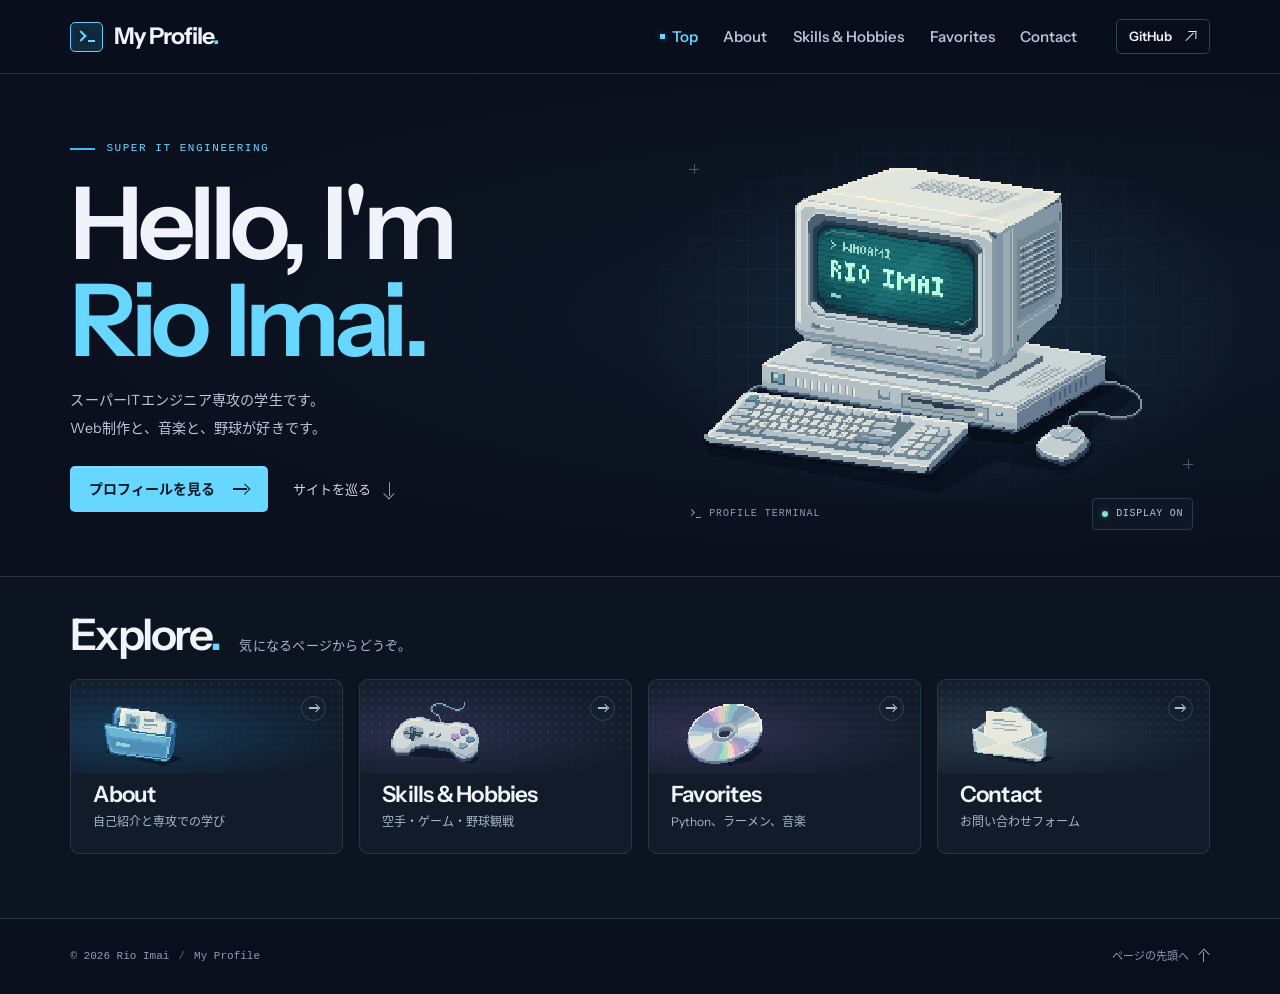
<file: index.html>
<!DOCTYPE html>
<html lang="ja">
<head>
    <meta charset="utf-8">
    <meta name="viewport" content="width=device-width, initial-scale=1">
    <meta name="color-scheme" content="dark">
    <meta name="theme-color" content="#0a0f1d">
    <meta name="description" content="スーパーITエンジニア専攻の学生 Rio Imai の自己紹介サイト。Web制作の学びや趣味、好きなものを紹介します。">
    <title>Rio Imai | My Profile</title>
    <link rel="icon" type="image/png" href="[data-uri]">
    <link rel="stylesheet" href="css/fonts.css">
    <link rel="stylesheet" href="css/styles.css">
    <script src="js/artwork.js" defer></script>
    <script src="js/scripts.js"></script>
</head>
<body id="top" data-page="index">
<a class="skip-link" href="#main">本文へ移動</a>
<header class="masthead">
    <div class="wrap header-inner">
        <a class="brand" href="index.html" lang="en" aria-label="My Profile トップ">
            <span class="terminal-mark" aria-hidden="true"><i></i><b></b></span><span>My Profile<span class="brand-period">.</span></span>
        </a>
        <button class="menu-toggle" type="button" aria-controls="main-nav" aria-expanded="false" aria-label="メニューを開く" hidden>
            <span class="burger" aria-hidden="true"></span>
        </button>
        <nav id="main-nav" class="main-nav" aria-label="メインナビゲーション">
            <a href="index.html" aria-current="page" lang="en">Top</a>
            <a href="about.html" lang="en">About</a>
            <a href="skills.html" lang="en">Skills &amp; Hobbies</a>
            <a href="favorites.html" lang="en">Favorites</a>
            <a href="contact.html" lang="en">Contact</a>
        </nav>
        <a class="github-link" href="https://github.com/101Rio" lang="en">
            GitHub <i class="arrow arrow-up-right" aria-hidden="true"></i>
        </a>
    </div>
</header>
<main id="main" tabindex="-1">
    <section class="hero" aria-labelledby="home-title">
        <div class="wrap hero-layout">
            <div class="hero-copy">
                <p class="eyebrow" lang="en">Super IT Engineering</p>
                <h1 class="hero-title" id="home-title" lang="en" aria-label="Hello, I'm Rio Imai.">
                    <span class="title-line greeting" aria-hidden="true"><span class="type-ink" data-typing>Hello, I'm</span></span>
                    <span class="title-line name" aria-hidden="true"><span class="type-ink" data-typing>Rio Imai.</span></span>
                </h1>
                <p class="hero-lead">スーパーITエンジニア専攻の学生です。<br>Web制作と、音楽と、野球が好きです。</p>
                <div class="hero-actions">
                    <a class="button button-primary" href="about.html">プロフィールを見る <i class="arrow arrow-right" aria-hidden="true"></i></a>
                    <a class="quiet-link" href="#explore">サイトを巡る <i class="arrow arrow-down" aria-hidden="true"></i></a>
                </div>
            </div>
            <figure class="terminal-figure">
                <div class="terminal-stage">
                    <span class="register register-a" aria-hidden="true"></span>
                    <span class="register register-b" aria-hidden="true"></span>
                    <canvas class="hero-art" data-art="terminal" width="312" height="212" role="img" aria-label="画面に RIO IMAI と表示された、キーボードとマウス付きのレトロPC">自己紹介を映すレトロPCのピクセルアート。</canvas>
                    <noscript><div class="terminal-fallback"><span>&gt; whoami</span><strong lang="en">Rio Imai</strong></div></noscript>
                </div>
                <figcaption class="terminal-caption">
                    <span lang="en"><i class="prompt-icon" aria-hidden="true"></i>Profile terminal</span>
                    <button class="power-toggle" type="button" aria-label="ディスプレイの電源" aria-pressed="true" hidden>
                        <i class="power-light" aria-hidden="true"></i><span class="power-text" lang="en">Display on</span>
                    </button>
                </figcaption>
            </figure>
        </div>
    </section>
    <section class="directory" id="explore" aria-labelledby="explore-title">
        <div class="wrap">
            <div class="directory-heading">
                <h2 id="explore-title" lang="en">Explore<span class="period">.</span></h2>
                <p>気になるページからどうぞ。</p>
            </div>
            <div class="directory-grid">
                <a class="directory-card card-profile" href="about.html">
                    <div class="directory-visual"><canvas data-art="profile" width="88" height="64" aria-hidden="true"></canvas><span class="card-arrow"><i class="arrow arrow-right" aria-hidden="true"></i></span></div>
                    <div class="directory-copy">
                        <h3 lang="en">About</h3>
                        <p>自己紹介と専攻での学び</p>
                    </div>
                </a>
                <a class="directory-card card-play" href="skills.html">
                    <div class="directory-visual"><canvas data-art="play" width="88" height="64" aria-hidden="true"></canvas><span class="card-arrow"><i class="arrow arrow-right" aria-hidden="true"></i></span></div>
                    <div class="directory-copy">
                        <h3 lang="en">Skills &amp; Hobbies</h3>
                        <p>空手・ゲーム・野球観戦</p>
                    </div>
                </a>
                <a class="directory-card card-disc" href="favorites.html">
                    <div class="directory-visual"><canvas data-art="disc" width="88" height="64" aria-hidden="true"></canvas><span class="card-arrow"><i class="arrow arrow-right" aria-hidden="true"></i></span></div>
                    <div class="directory-copy">
                        <h3 lang="en">Favorites</h3>
                        <p>Python、ラーメン、音楽</p>
                    </div>
                </a>
                <a class="directory-card card-mail" href="contact.html">
                    <div class="directory-visual"><canvas data-art="mail" width="88" height="64" aria-hidden="true"></canvas><span class="card-arrow"><i class="arrow arrow-right" aria-hidden="true"></i></span></div>
                    <div class="directory-copy">
                        <h3 lang="en">Contact</h3>
                        <p>お問い合わせフォーム</p>
                    </div>
                </a>
            </div>
        </div>
    </section>
</main>
<footer class="footer">
    <div class="wrap footer-inner">
        <span lang="en">© 2026 Rio Imai<span class="footer-divider" aria-hidden="true">/</span>My Profile</span>
        <a href="#top">ページの先頭へ <i class="arrow arrow-up" aria-hidden="true"></i></a>
    </div>
</footer>
</body>
</html>
</file>
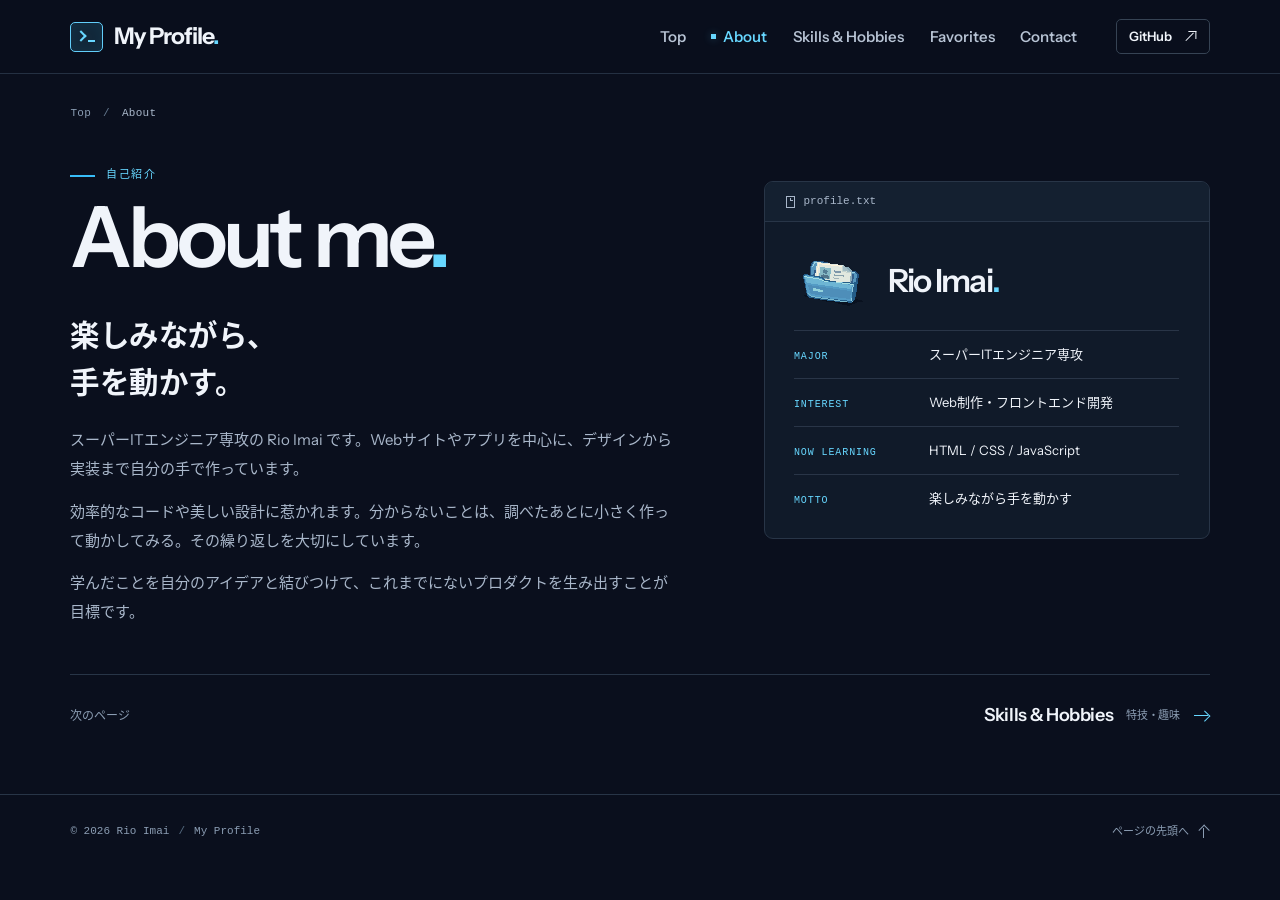
<file: about.html>
<!DOCTYPE html>
<html lang="ja">
<head>
    <meta charset="utf-8">
    <meta name="viewport" content="width=device-width, initial-scale=1">
    <meta name="color-scheme" content="dark">
    <meta name="theme-color" content="#0a0f1d">
    <meta name="description" content="スーパーITエンジニア専攻で学ぶ Rio Imai のプロフィールと、ものづくりで大切にしていること。">
    <title>About | Rio Imai</title>
    <link rel="icon" type="image/png" href="[data-uri]">
    <link rel="stylesheet" href="css/fonts.css">
    <link rel="stylesheet" href="css/styles.css">
    <script src="js/artwork.js" defer></script>
    <script src="js/scripts.js" defer></script>
</head>
<body id="top" data-page="about">
<a class="skip-link" href="#main">本文へ移動</a>
<header class="masthead">
    <div class="wrap header-inner">
        <a class="brand" href="index.html" lang="en" aria-label="My Profile トップ">
            <span class="terminal-mark" aria-hidden="true"><i></i><b></b></span><span>My Profile<span class="brand-period">.</span></span>
        </a>
        <button class="menu-toggle" type="button" aria-controls="main-nav" aria-expanded="false" aria-label="メニューを開く" hidden>
            <span class="burger" aria-hidden="true"></span>
        </button>
        <nav id="main-nav" class="main-nav" aria-label="メインナビゲーション">
            <a href="index.html" lang="en">Top</a>
            <a href="about.html" aria-current="page" lang="en">About</a>
            <a href="skills.html" lang="en">Skills &amp; Hobbies</a>
            <a href="favorites.html" lang="en">Favorites</a>
            <a href="contact.html" lang="en">Contact</a>
        </nav>
        <a class="github-link" href="https://github.com/101Rio" lang="en">
            GitHub <i class="arrow arrow-up-right" aria-hidden="true"></i>
        </a>
    </div>
</header>
<main id="main" tabindex="-1">
    <div class="wrap chapter">
        <nav class="breadcrumbs" aria-label="パンくずリスト">
            <a href="index.html" lang="en">Top</a><i aria-hidden="true">/</i><span aria-current="page" lang="en">About</span>
        </nav>
        <div class="about-layout">
            <section class="about-intro" aria-labelledby="about-title">
                <p class="eyebrow">自己紹介</p>
                <h1 class="chapter-title" id="about-title" lang="en">About me<span class="period">.</span></h1>
                <h2 class="japanese-title">楽しみながら、<br>手を動かす。</h2>
                <div class="reading">
                    <p>スーパーITエンジニア専攻の Rio Imai です。Webサイトやアプリを中心に、デザインから実装まで自分の手で作っています。</p>
                    <p>効率的なコードや美しい設計に惹かれます。分からないことは、調べたあとに小さく作って動かしてみる。その繰り返しを大切にしています。</p>
                    <p>学んだことを自分のアイデアと結びつけて、これまでにないプロダクトを生み出すことが目標です。</p>
                </div>
            </section>
            <aside class="profile-sheet" aria-labelledby="sheet-name">
                <div class="file-bar"><i class="file-icon" aria-hidden="true"></i><span lang="en">profile.txt</span></div>
                <div class="sheet-body">
                    <div class="sheet-identity"><canvas data-art="profile" width="88" height="64" aria-hidden="true"></canvas><h2 lang="en" id="sheet-name">Rio Imai<span class="period">.</span></h2></div>
                    <dl class="facts">
                        <div><dt lang="en">Major</dt><dd>スーパーITエンジニア専攻</dd></div>
                        <div><dt lang="en">Interest</dt><dd>Web制作・フロントエンド開発</dd></div>
                        <div><dt lang="en">Now learning</dt><dd lang="en">HTML / CSS / JavaScript</dd></div>
                        <div><dt lang="en">Motto</dt><dd>楽しみながら手を動かす</dd></div>
                    </dl>
                </div>
            </aside>
        </div>
        <div class="chapter-next">
            <span>次のページ</span>
            <a href="skills.html"><span lang="en">Skills &amp; Hobbies</span><small>特技・趣味</small><i class="arrow arrow-right" aria-hidden="true"></i></a>
        </div>
    </div>
</main>
<footer class="footer">
    <div class="wrap footer-inner">
        <span lang="en">© 2026 Rio Imai<span class="footer-divider" aria-hidden="true">/</span>My Profile</span>
        <a href="#top">ページの先頭へ <i class="arrow arrow-up" aria-hidden="true"></i></a>
    </div>
</footer>
</body>
</html>
</file>
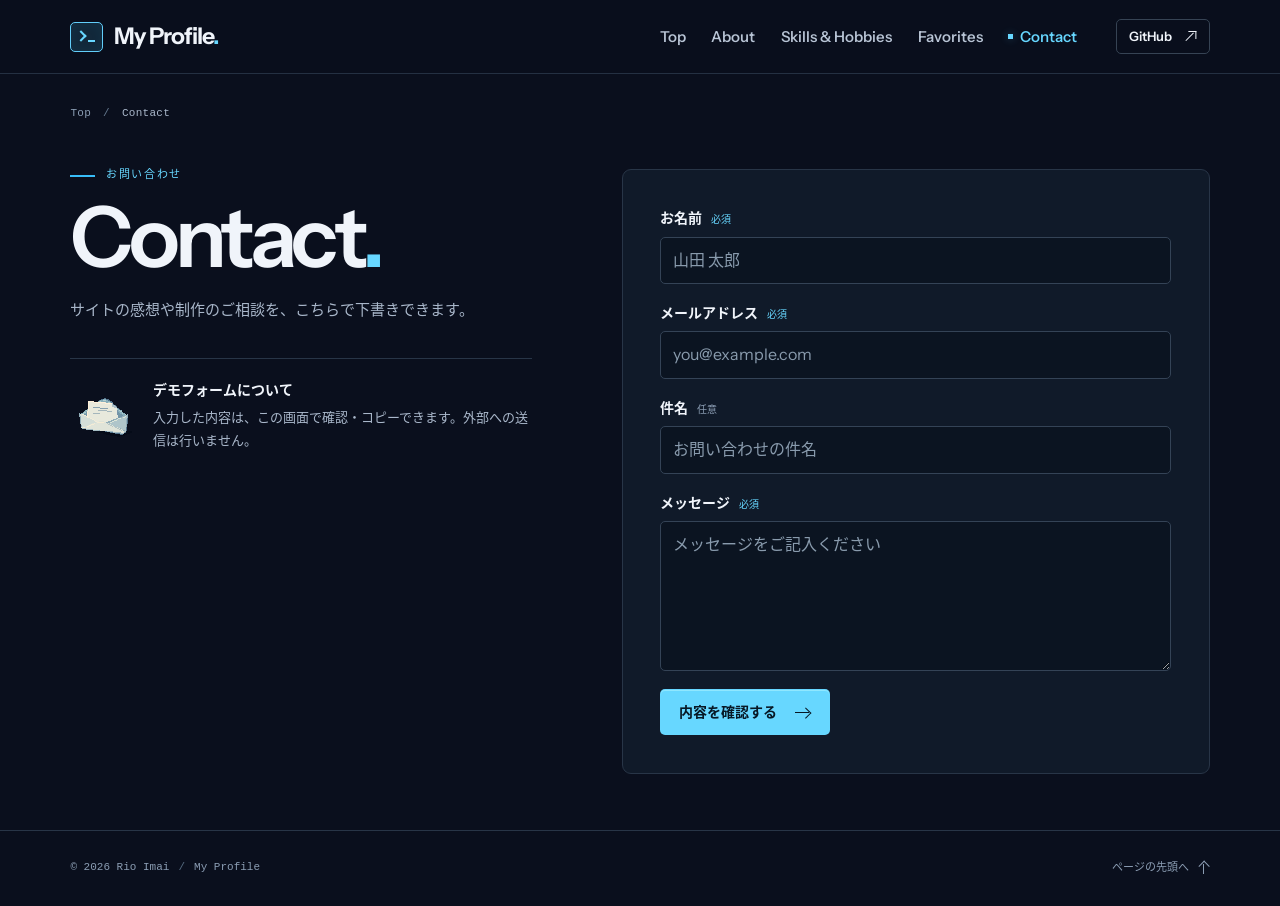
<file: contact.html>
<!DOCTYPE html>
<html lang="ja">
<head>
    <meta charset="utf-8">
    <meta name="viewport" content="width=device-width, initial-scale=1">
    <meta name="color-scheme" content="dark">
    <meta name="theme-color" content="#0a0f1d">
    <meta name="description" content="メッセージの下書きと入力内容の確認ができる、Rio Imai のデモフォーム。">
    <title>Contact | Rio Imai</title>
    <link rel="icon" type="image/png" href="[data-uri]">
    <link rel="stylesheet" href="css/fonts.css">
    <link rel="stylesheet" href="css/styles.css">
    <script src="js/artwork.js" defer></script>
    <script src="js/scripts.js" defer></script>
</head>
<body id="top" data-page="contact">
<a class="skip-link" href="#main">本文へ移動</a>
<header class="masthead">
    <div class="wrap header-inner">
        <a class="brand" href="index.html" lang="en" aria-label="My Profile トップ">
            <span class="terminal-mark" aria-hidden="true"><i></i><b></b></span><span>My Profile<span class="brand-period">.</span></span>
        </a>
        <button class="menu-toggle" type="button" aria-controls="main-nav" aria-expanded="false" aria-label="メニューを開く" hidden>
            <span class="burger" aria-hidden="true"></span>
        </button>
        <nav id="main-nav" class="main-nav" aria-label="メインナビゲーション">
            <a href="index.html" lang="en">Top</a>
            <a href="about.html" lang="en">About</a>
            <a href="skills.html" lang="en">Skills &amp; Hobbies</a>
            <a href="favorites.html" lang="en">Favorites</a>
            <a href="contact.html" aria-current="page" lang="en">Contact</a>
        </nav>
        <a class="github-link" href="https://github.com/101Rio" lang="en">
            GitHub <i class="arrow arrow-up-right" aria-hidden="true"></i>
        </a>
    </div>
</header>
<main id="main" tabindex="-1">
    <div class="wrap chapter">
        <nav class="breadcrumbs" aria-label="パンくずリスト">
            <a href="index.html" lang="en">Top</a><i aria-hidden="true">/</i><span aria-current="page" lang="en">Contact</span>
        </nav>
        <div class="contact-layout">
            <div class="contact-intro">
                <div class="chapter-heading">
            <p class="eyebrow">お問い合わせ</p>
            <h1 class="chapter-title" lang="en">Contact<span class="period">.</span></h1>
            <p class="chapter-lead">サイトの感想や制作のご相談を、こちらで下書きできます。</p>
        </div>
                <div class="contact-note">
                    <canvas data-art="mail" width="88" height="64" aria-hidden="true"></canvas>
                    <div><h2>デモフォームについて</h2><p>入力した内容は、この画面で確認・コピーできます。外部への送信は行いません。</p></div>
                </div>
            </div>
            <section class="form-panel" id="contact-cta" aria-label="メッセージの下書き">
                <form id="contact-form">
                    <fieldset id="draft-fields" disabled>
                        <legend class="sr-only">お問い合わせ内容</legend>
                        <div class="form-group"><label for="name">お名前 <small>必須</small></label><input name="name" id="name" type="text" autocomplete="name" placeholder="山田 太郎" required></div>
                        <div class="form-group"><label for="email">メールアドレス <small>必須</small></label><input name="email" id="email" type="email" autocomplete="email" placeholder="you@example.com" required></div>
                        <div class="form-group"><label for="subject">件名 <small class="optional">任意</small></label><input name="subject" id="subject" type="text" placeholder="お問い合わせの件名"></div>
                        <div class="form-group"><label for="message">メッセージ <small>必須</small></label><textarea name="message" id="message" rows="5" placeholder="メッセージをご記入ください" required></textarea></div>
                        <button type="submit" class="button button-primary">内容を確認する <i class="arrow arrow-right" aria-hidden="true"></i></button>
                    </fieldset>
                    <noscript><p>フォームを利用するには JavaScript を有効にしてください。</p></noscript>
                </form>
                <div class="draft-preview" id="draft-preview" hidden>
                    <p class="item-label" lang="en">Preview</p>
                    <h2 tabindex="-1" id="preview-title">入力内容の確認</h2>
                    <dl>
                        <div><dt>お名前</dt><dd data-field="name"></dd></div>
                        <div><dt>メールアドレス</dt><dd data-field="email"></dd></div>
                        <div><dt>件名</dt><dd data-field="subject"></dd></div>
                        <div><dt>メッセージ</dt><dd data-field="message"></dd></div>
                    </dl>
                    <div class="form-actions"><button type="button" class="button button-primary" id="copy-draft">内容をコピー</button><button type="button" class="quiet-link" id="edit-draft">入力に戻る</button></div>
                    <p class="copy-status" role="status"></p>
                </div>
            </section>
        </div>
    </div>
</main>
<footer class="footer">
    <div class="wrap footer-inner">
        <span lang="en">© 2026 Rio Imai<span class="footer-divider" aria-hidden="true">/</span>My Profile</span>
        <a href="#top">ページの先頭へ <i class="arrow arrow-up" aria-hidden="true"></i></a>
    </div>
</footer>
</body>
</html>
</file>
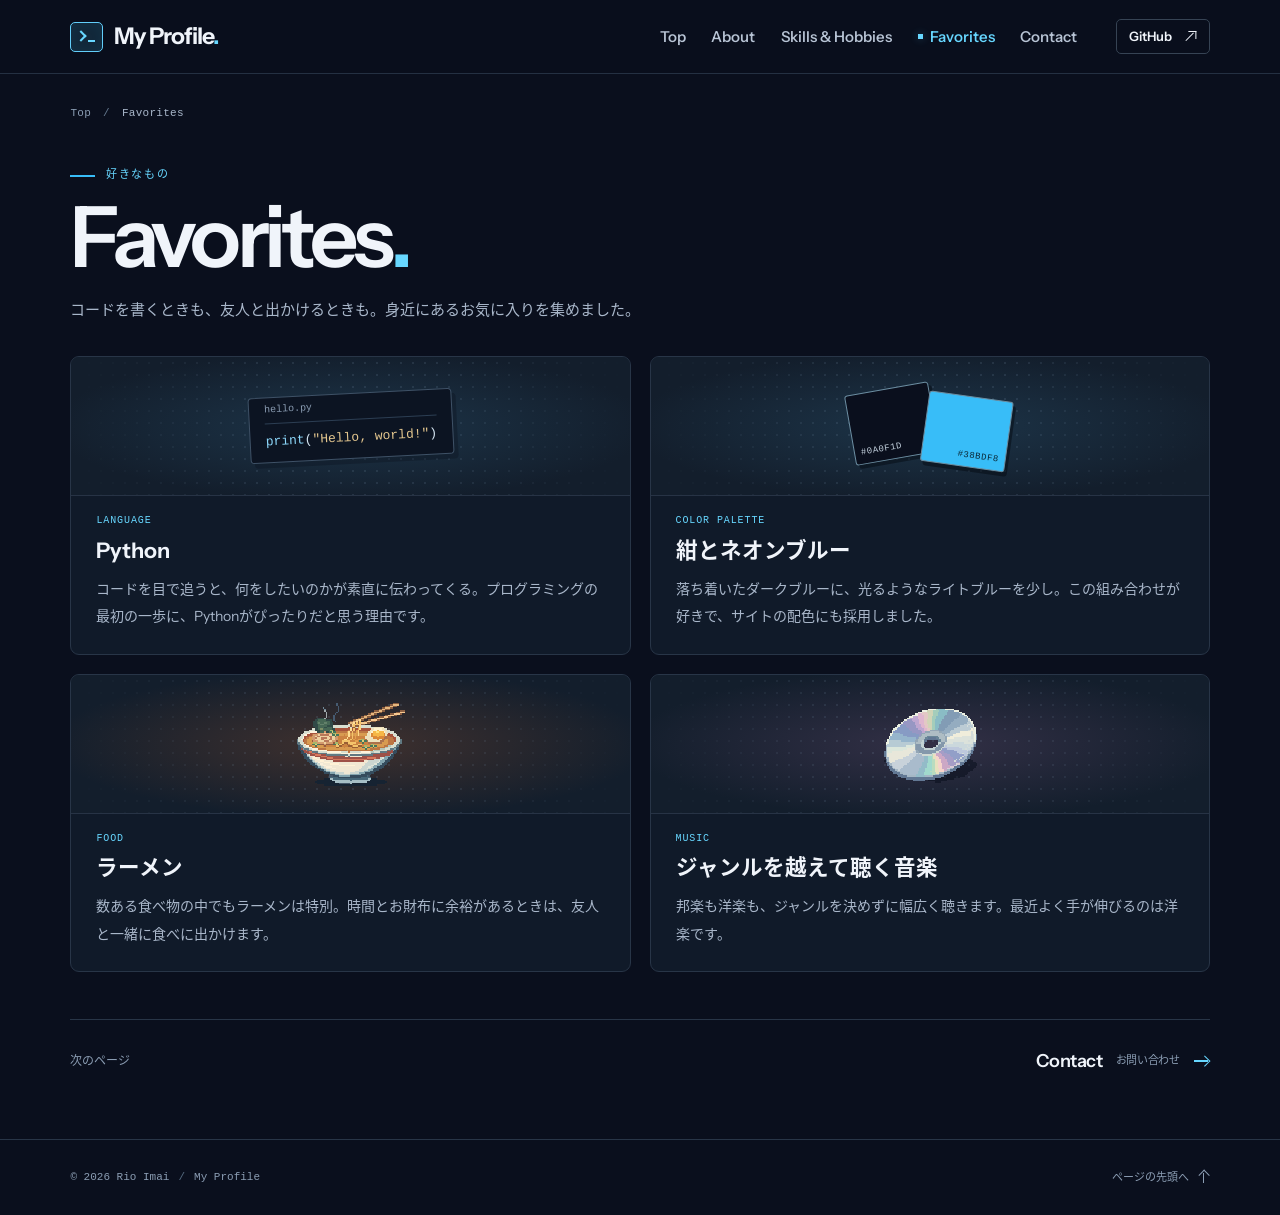
<file: favorites.html>
<!DOCTYPE html>
<html lang="ja">
<head>
    <meta charset="utf-8">
    <meta name="viewport" content="width=device-width, initial-scale=1">
    <meta name="color-scheme" content="dark">
    <meta name="theme-color" content="#0a0f1d">
    <meta name="description" content="Python、好きな配色、ラーメン、音楽。Rio Imai のお気に入りを紹介します。">
    <title>Favorites | Rio Imai</title>
    <link rel="icon" type="image/png" href="[data-uri]">
    <link rel="stylesheet" href="css/fonts.css">
    <link rel="stylesheet" href="css/styles.css">
    <script src="js/artwork.js" defer></script>
    <script src="js/chapter-art.js" defer></script>
    <script src="js/scripts.js" defer></script>
</head>
<body id="top" data-page="favorites">
<a class="skip-link" href="#main">本文へ移動</a>
<header class="masthead">
    <div class="wrap header-inner">
        <a class="brand" href="index.html" lang="en" aria-label="My Profile トップ">
            <span class="terminal-mark" aria-hidden="true"><i></i><b></b></span><span>My Profile<span class="brand-period">.</span></span>
        </a>
        <button class="menu-toggle" type="button" aria-controls="main-nav" aria-expanded="false" aria-label="メニューを開く" hidden>
            <span class="burger" aria-hidden="true"></span>
        </button>
        <nav id="main-nav" class="main-nav" aria-label="メインナビゲーション">
            <a href="index.html" lang="en">Top</a>
            <a href="about.html" lang="en">About</a>
            <a href="skills.html" lang="en">Skills &amp; Hobbies</a>
            <a href="favorites.html" aria-current="page" lang="en">Favorites</a>
            <a href="contact.html" lang="en">Contact</a>
        </nav>
        <a class="github-link" href="https://github.com/101Rio" lang="en">
            GitHub <i class="arrow arrow-up-right" aria-hidden="true"></i>
        </a>
    </div>
</header>
<main id="main" tabindex="-1">
    <div class="wrap chapter">
        <nav class="breadcrumbs" aria-label="パンくずリスト">
            <a href="index.html" lang="en">Top</a><i aria-hidden="true">/</i><span aria-current="page" lang="en">Favorites</span>
        </nav>
        <div class="chapter-heading">
            <p class="eyebrow">好きなもの</p>
            <h1 class="chapter-title" lang="en">Favorites<span class="period">.</span></h1>
            <p class="chapter-lead">コードを書くときも、友人と出かけるときも。身近にあるお気に入りを集めました。</p>
        </div>
        <div class="favorites-grid">
            <article class="favorite favorite-python">
                <div class="favorite-visual code-visual" aria-hidden="true">
                    <div class="sample-window">
                        <span class="sample-file">hello.py</span>
                        <code><b>print</b>(<em>"Hello, world!"</em>)</code>
                    </div>
                </div>
                <div class="favorite-copy"><p class="item-label" lang="en">Language</p><h2 lang="en">Python</h2><p>コードを目で追うと、何をしたいのかが素直に伝わってくる。プログラミングの最初の一歩に、Pythonがぴったりだと思う理由です。</p></div>
            </article>
            <article class="favorite favorite-color">
                <div class="favorite-visual swatch-visual" aria-hidden="true">
                    <div class="swatch swatch-dark"><span>#0A0F1D</span></div><div class="swatch swatch-cyan"><span>#38BDF8</span></div>
                </div>
                <div class="favorite-copy"><p class="item-label" lang="en">Color palette</p><h2>紺とネオンブルー</h2><p>落ち着いたダークブルーに、光るようなライトブルーを少し。この組み合わせが好きで、サイトの配色にも採用しました。</p></div>
            </article>
            <article class="favorite favorite-ramen">
                <div class="favorite-visual"><canvas data-art="ramen" width="88" height="64" aria-hidden="true"></canvas></div>
                <div class="favorite-copy"><p class="item-label" lang="en">Food</p><h2>ラーメン</h2><p>数ある食べ物の中でもラーメンは特別。時間とお財布に余裕があるときは、友人と一緒に食べに出かけます。</p></div>
            </article>
            <article class="favorite favorite-disc">
                <div class="favorite-visual"><canvas data-art="disc" width="88" height="64" aria-hidden="true"></canvas></div>
                <div class="favorite-copy"><p class="item-label" lang="en">Music</p><h2>ジャンルを越えて聴く音楽</h2><p>邦楽も洋楽も、ジャンルを決めずに幅広く聴きます。最近よく手が伸びるのは洋楽です。</p></div>
            </article>
        </div>
        <div class="chapter-next">
            <span>次のページ</span>
            <a href="contact.html"><span lang="en">Contact</span><small>お問い合わせ</small><i class="arrow arrow-right" aria-hidden="true"></i></a>
        </div>
    </div>
</main>
<footer class="footer">
    <div class="wrap footer-inner">
        <span lang="en">© 2026 Rio Imai<span class="footer-divider" aria-hidden="true">/</span>My Profile</span>
        <a href="#top">ページの先頭へ <i class="arrow arrow-up" aria-hidden="true"></i></a>
    </div>
</footer>
</body>
</html>
</file>
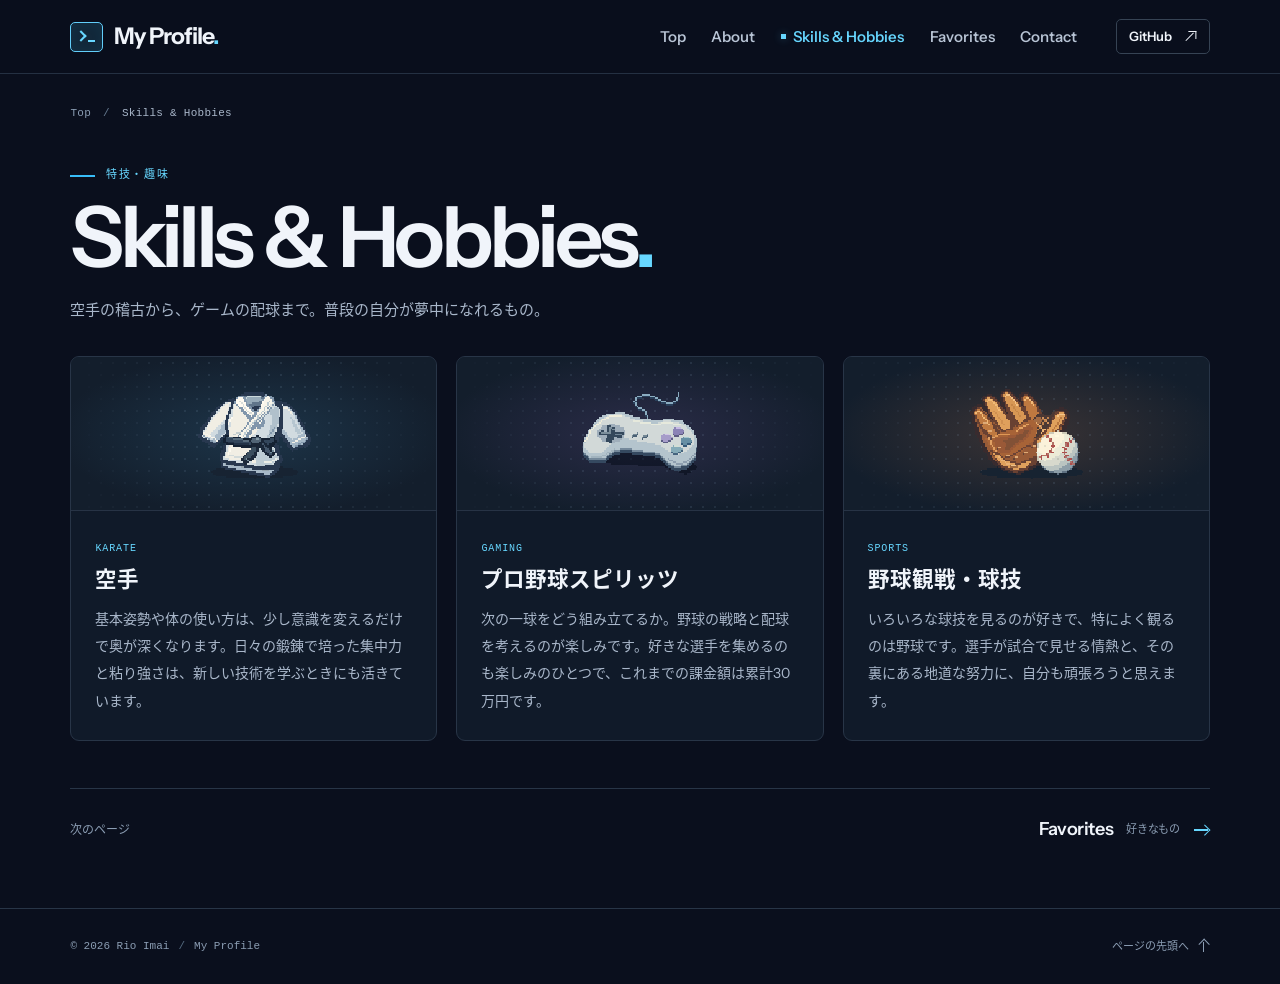
<file: skills.html>
<!DOCTYPE html>
<html lang="ja">
<head>
    <meta charset="utf-8">
    <meta name="viewport" content="width=device-width, initial-scale=1">
    <meta name="color-scheme" content="dark">
    <meta name="theme-color" content="#0a0f1d">
    <meta name="description" content="空手、プロ野球スピリッツ、野球観戦。Rio Imai の特技と趣味を紹介します。">
    <title>Skills &amp; Hobbies | Rio Imai</title>
    <link rel="icon" type="image/png" href="[data-uri]">
    <link rel="stylesheet" href="css/fonts.css">
    <link rel="stylesheet" href="css/styles.css">
    <script src="js/artwork.js" defer></script>
    <script src="js/chapter-art.js" defer></script>
    <script src="js/scripts.js" defer></script>
</head>
<body id="top" data-page="skills">
<a class="skip-link" href="#main">本文へ移動</a>
<header class="masthead">
    <div class="wrap header-inner">
        <a class="brand" href="index.html" lang="en" aria-label="My Profile トップ">
            <span class="terminal-mark" aria-hidden="true"><i></i><b></b></span><span>My Profile<span class="brand-period">.</span></span>
        </a>
        <button class="menu-toggle" type="button" aria-controls="main-nav" aria-expanded="false" aria-label="メニューを開く" hidden>
            <span class="burger" aria-hidden="true"></span>
        </button>
        <nav id="main-nav" class="main-nav" aria-label="メインナビゲーション">
            <a href="index.html" lang="en">Top</a>
            <a href="about.html" lang="en">About</a>
            <a href="skills.html" aria-current="page" lang="en">Skills &amp; Hobbies</a>
            <a href="favorites.html" lang="en">Favorites</a>
            <a href="contact.html" lang="en">Contact</a>
        </nav>
        <a class="github-link" href="https://github.com/101Rio" lang="en">
            GitHub <i class="arrow arrow-up-right" aria-hidden="true"></i>
        </a>
    </div>
</header>
<main id="main" tabindex="-1">
    <div class="wrap chapter">
        <nav class="breadcrumbs" aria-label="パンくずリスト">
            <a href="index.html" lang="en">Top</a><i aria-hidden="true">/</i><span aria-current="page" lang="en">Skills &amp; Hobbies</span>
        </nav>
        <div class="chapter-heading">
            <p class="eyebrow">特技・趣味</p>
            <h1 class="chapter-title" lang="en">Skills &amp; Hobbies<span class="period">.</span></h1>
            <p class="chapter-lead">空手の稽古から、ゲームの配球まで。普段の自分が夢中になれるもの。</p>
        </div>
        <div class="hobby-list">
            <article class="hobby hobby-karate">
                <div class="hobby-visual"><canvas data-art="karate" width="88" height="64" aria-hidden="true"></canvas></div>
                <div class="hobby-copy">
                    <span class="item-label" lang="en">Karate</span>
                    <h2>空手</h2><p>基本姿勢や体の使い方は、少し意識を変えるだけで奥が深くなります。日々の鍛錬で培った集中力と粘り強さは、新しい技術を学ぶときにも活きています。</p>
                </div>
            </article>
            <article class="hobby hobby-play">
                <div class="hobby-visual"><canvas data-art="play" width="88" height="64" aria-hidden="true"></canvas></div>
                <div class="hobby-copy">
                    <span class="item-label" lang="en">Gaming</span>
                    <h2>プロ野球スピリッツ</h2><p>次の一球をどう組み立てるか。野球の戦略と配球を考えるのが楽しみです。好きな選手を集めるのも楽しみのひとつで、これまでの課金額は累計30万円です。</p>
                </div>
            </article>
            <article class="hobby hobby-baseball">
                <div class="hobby-visual"><canvas data-art="baseball" width="88" height="64" aria-hidden="true"></canvas></div>
                <div class="hobby-copy">
                    <span class="item-label" lang="en">Sports</span>
                    <h2>野球観戦・球技</h2><p>いろいろな球技を見るのが好きで、特によく観るのは野球です。選手が試合で見せる情熱と、その裏にある地道な努力に、自分も頑張ろうと思えます。</p>
                </div>
            </article>
        </div>
        <div class="chapter-next">
            <span>次のページ</span>
            <a href="favorites.html"><span lang="en">Favorites</span><small>好きなもの</small><i class="arrow arrow-right" aria-hidden="true"></i></a>
        </div>
    </div>
</main>
<footer class="footer">
    <div class="wrap footer-inner">
        <span lang="en">© 2026 Rio Imai<span class="footer-divider" aria-hidden="true">/</span>My Profile</span>
        <a href="#top">ページの先頭へ <i class="arrow arrow-up" aria-hidden="true"></i></a>
    </div>
</footer>
</body>
</html>
</file>
<file: css/fonts.css>
/* Embedded typefaces: Instrument Sans and Noto Sans CJK JP.
Noto Sans CJK JP: © 2014–2021 Adobe; © 2010–2012 Google Corporation.
Copyright 2022 The Instrument Sans Project Authors (https://github.com/Instrument/instrument-sans)

This Font Software is licensed under the SIL Open Font License, Version 1.1.
This license is copied below, and is also available with a FAQ at:
https://scripts.sil.org/OFL


-----------------------------------------------------------
SIL OPEN FONT LICENSE Version 1.1 - 26 February 2007
-----------------------------------------------------------

PREAMBLE
The goals of the Open Font License (OFL) are to stimulate worldwide
development of collaborative font projects, to support the font creation
efforts of academic and linguistic communities, and to provide a free and
open framework in which fonts may be shared and improved in partnership
with others.

The OFL allows the licensed fonts to be used, studied, modified and
redistributed freely as long as they are not sold by themselves. The
fonts, including any derivative works, can be bundled, embedded, 
redistributed and/or sold with any software provided that any reserved
names are not used by derivative works. The fonts and derivatives,
however, cannot be released under any other type of license. The
requirement for fonts to remain under this license does not apply
to any document created using the fonts or their derivatives.

DEFINITIONS
"Font Software" refers to the set of files released by the Copyright
Holder(s) under this license and clearly marked as such. This may
include source files, build scripts and documentation.

"Reserved Font Name" refers to any names specified as such after the
copyright statement(s).

"Original Version" refers to the collection of Font Software components as
distributed by the Copyright Holder(s).

"Modified Version" refers to any derivative made by adding to, deleting,
or substituting -- in part or in whole -- any of the components of the
Original Version, by changing formats or by porting the Font Software to a
new environment.

"Author" refers to any designer, engineer, programmer, technical
writer or other person who contributed to the Font Software.

PERMISSION & CONDITIONS
Permission is hereby granted, free of charge, to any person obtaining
a copy of the Font Software, to use, study, copy, merge, embed, modify,
redistribute, and sell modified and unmodified copies of the Font
Software, subject to the following conditions:

1) Neither the Font Software nor any of its individual components,
in Original or Modified Versions, may be sold by itself.

2) Original or Modified Versions of the Font Software may be bundled,
redistributed and/or sold with any software, provided that each copy
contains the above copyright notice and this license. These can be
included either as stand-alone text files, human-readable headers or
in the appropriate machine-readable metadata fields within text or
binary files as long as those fields can be easily viewed by the user.

3) No Modified Version of the Font Software may use the Reserved Font
Name(s) unless explicit written permission is granted by the corresponding
Copyright Holder. This restriction only applies to the primary font name as
presented to the users.

4) The name(s) of the Copyright Holder(s) or the Author(s) of the Font
Software shall not be used to promote, endorse or advertise any
Modified Version, except to acknowledge the contribution(s) of the
Copyright Holder(s) and the Author(s) or with their explicit written
permission.

5) The Font Software, modified or unmodified, in part or in whole,
must be distributed entirely under this license, and must not be
distributed under any other license. The requirement for fonts to
remain under this license does not apply to any document created
using the Font Software.

TERMINATION
This license becomes null and void if any of the above conditions are
not met.

DISCLAIMER
THE FONT SOFTWARE IS PROVIDED "AS IS", WITHOUT WARRANTY OF ANY KIND,
EXPRESS OR IMPLIED, INCLUDING BUT NOT LIMITED TO ANY WARRANTIES OF
MERCHANTABILITY, FITNESS FOR A PARTICULAR PURPOSE AND NONINFRINGEMENT
OF COPYRIGHT, PATENT, TRADEMARK, OR OTHER RIGHT. IN NO EVENT SHALL THE
COPYRIGHT HOLDER BE LIABLE FOR ANY CLAIM, DAMAGES OR OTHER LIABILITY,
INCLUDING ANY GENERAL, SPECIAL, INDIRECT, INCIDENTAL, OR CONSEQUENTIAL
DAMAGES, WHETHER IN AN ACTION OF CONTRACT, TORT OR OTHERWISE, ARISING
FROM, OUT OF THE USE OR INABILITY TO USE THE FONT SOFTWARE OR FROM
OTHER DEALINGS IN THE FONT SOFTWARE.
*/

@font-face {
    font-family: "Profile Sans";
    font-style: normal;
    font-weight: 400 700;
    font-display: swap;
    unicode-range: U+0020-007E, U+00A9, U+2010-201F;
    src: url("[data-uri]") format("woff2");
}
@font-face {
    font-family: "Profile Japanese";
    font-style: normal;
    font-weight: 400;
    font-display: swap;
    unicode-range: U+2E80-9FFF, U+F900-FAFF, U+FF00-FFEF;
    src: url("[data-uri]") format("woff2");
}
@font-face {
    font-family: "Profile Japanese";
    font-style: normal;
    font-weight: 700;
    font-display: swap;
    unicode-range: U+2E80-9FFF, U+F900-FAFF, U+FF00-FFEF;
    src: url("[data-uri]") format("woff2");
}
</file>
<file: css/styles.css>
/* 色と文字 */
:root {
    color-scheme: dark;
    --navy: #0a0f1d;
    --surface: #101a29;
    --surface-high: #172537;
    --ink: #f0f4fa;
    --muted: #a9b7ca;
    --faint: #8b9db3;
    --line: #283547;
    --accent: #67d7ff;
    --neon: #38bdf8;
    --gutter: clamp(24px, 5.5vw, 86px);
    --wrap: 1232px;
    --sans: "Profile Sans", "Hiragino Sans", "Yu Gothic", Meiryo, "Profile Japanese", sans-serif;
    --mono: "SFMono-Regular", Consolas, "Liberation Mono", monospace;
}

*, *::before, *::after {
    box-sizing: border-box;
}

html {
    scroll-behavior: smooth;
    scroll-padding-top: 94px;
}

body {
    margin: 0;
    color: var(--ink);
    background: var(--navy);
    font-family: var(--sans);
    font-size: 16px;
    line-height: 1.6;
    -webkit-font-smoothing: antialiased;
}

h1, h2, h3, p, figure, dl, dd {
    margin: 0;
}

a {
    color: inherit;
    text-decoration: none;
}

button, input, textarea {
    font: inherit;
}

button {
    color: inherit;
    cursor: pointer;
}

canvas {
    display: block;
    image-rendering: pixelated;
}

button, a {
    -webkit-tap-highlight-color: rgba(103, 215, 255, .18);
}

[hidden] {
    display: none !important;
}

:focus-visible {
    outline: 2px solid var(--accent);
    outline-offset: 5px;
}

#main:focus:not(:focus-visible) {
    outline: none;
}

::selection {
    color: #06111b;
    background: #78d9f6;
}

.wrap {
    width: min(var(--wrap), calc(100% - var(--gutter) - var(--gutter)));
    margin-inline: auto;
}

.period, .brand-period {
    color: var(--accent);
}

.sr-only, .skip-link:not(:focus) {
    position: absolute;
    width: 1px;
    height: 1px;
    padding: 0;
    overflow: hidden;
    clip-path: inset(50%);
    white-space: nowrap;
}

.skip-link:focus {
    position: fixed;
    z-index: 20;
    top: 8px;
    left: 12px;
    padding: 8px 16px;
    color: var(--navy);
    background: var(--accent);
}

/* ヘッダー */
.masthead {
    position: sticky;
    z-index: 5;
    top: 0;
    border-bottom: 1px solid #243042;
    background: rgba(10, 15, 29, .95);
}

@supports (backdrop-filter: blur(12px)) {
    .masthead {
        background: rgba(10, 15, 29, .89);
        backdrop-filter: blur(14px);
    }
}

.header-inner {
    min-height: 73px;
    display: flex;
    align-items: center;
    gap: clamp(23px, 3vw, 47px);
}

.brand {
    display: inline-flex;
    align-items: center;
    gap: 11px;
    margin-right: auto;
    font-size: 23px;
    font-weight: 670;
    letter-spacing: -.044em;
    word-spacing: .035em;
    line-height: 1;
    white-space: nowrap;
}

.terminal-mark {
    position: relative;
    flex: none;
    width: 33px;
    height: 30px;
    border: 1.5px solid #62cefa;
    border-radius: 5px;
    color: var(--accent);
    background: #12283a;
    box-shadow: inset 0 0 13px rgba(58, 184, 243, .06);
}

.terminal-mark i {
    position: absolute;
    width: 8px;
    height: 8px;
    border-top: 2px solid currentColor;
    border-right: 2px solid currentColor;
    transform: rotate(45deg);
    top: 9px;
    left: 6px;
}

.terminal-mark b {
    position: absolute;
    top: 17px;
    left: 17px;
    width: 7px;
    height: 2px;
    background: currentColor;
}

.main-nav {
    display: flex;
    align-items: center;
    gap: clamp(17px, 2vw, 32px);
}

.main-nav a {
    display: inline-flex;
    align-items: center;
    min-height: 44px;
    color: #b8c4d5;
    font-size: 15px;
    font-weight: 550;
    white-space: nowrap;
    transition: color .18s ease;
}

.main-nav a:hover, .main-nav a[aria-current] {
    color: var(--accent);
}

.main-nav a[aria-current]::before {
    content: "";
    width: 5px;
    height: 5px;
    margin-right: 7px;
    background: var(--accent);
    box-shadow: 0 0 8px #65d6ff55;
}

.github-link {
    min-height: 35px;
    display: inline-flex;
    align-items: center;
    gap: 11px;
    padding: 5px 12px;
    border: 1px solid #364354;
    border-radius: 5px;
    font-size: 13px;
    font-weight: 600;
    transition: background .18s ease, border-color .18s ease;
}

.github-link:hover {
    background: #152435;
    border-color: var(--accent);
}

.menu-toggle {
    display: none;
}

/* フォントに依存しない矢印 */
.arrow {
    position: relative;
    display: inline-block;
    flex: none;
    width: 17px;
    height: 13px;
    color: inherit;
}

.arrow::before, .arrow::after {
    position: absolute;
    content: "";
}

.arrow::before {
    top: calc(50% - .75px);
    left: 1px;
    right: 2px;
    height: 1.5px;
    background: currentColor;
}

.arrow::after {
    top: calc(50% - 3.75px);
    right: 1px;
    width: 7.5px;
    height: 7.5px;
    border-top: 1.5px solid;
    border-right: 1.5px solid;
    transform: rotate(45deg);
}

.arrow-up-right {
    width: 14px;
    transform: rotate(-45deg);
}

.arrow-up {
    transform: rotate(-90deg);
}

.arrow-down {
    transform: rotate(90deg);
}

.eyebrow, .item-label, .terminal-caption, .file-bar, .breadcrumbs {
    font-family: var(--mono), "Profile Japanese", sans-serif;
    font-size: 11px;
    font-weight: 500;
    line-height: 1.55;
}

.eyebrow {
    display: flex;
    align-items: center;
    gap: 11px;
    color: var(--accent);
    letter-spacing: .14em;
    text-transform: uppercase;
}

.eyebrow::before {
    content: "";
    height: 2px;
    width: 25px;
    background: var(--neon);
}

/* トップの自己紹介とPC */
.hero {
    background: radial-gradient(ellipse at 75% 48%, #101c2d 0%, #0c1321 42%, var(--navy) 76%);
}

.hero-layout {
    display: grid;
    grid-template-columns: minmax(0, 1fr) minmax(0, 1fr);
    align-items: center;
    gap: clamp(28px, 3.4vw, 59px);
    padding-block: clamp(42px, 4.1vw, 65px) clamp(38px, 3.6vw, 58px);
    min-height: clamp(464px, 36.5vw, 556px);
}

.hero-copy {
    padding-bottom: 4px;
}

.hero-title {
    margin: 18px 0 18px -0.055em;
    font-size: clamp(78px, 7.85vw, 118px);
    line-height: .965;
    font-weight: 620;
    letter-spacing: -.055em;
    word-spacing: .055em;
}

.title-line {
    display: block;
}

.type-ink {
    display: inline-block;
    padding: 0 .055em .035em;
    margin-bottom: -.035em;
    white-space: pre;
}

/* 空行にも文字と同じ高さを確保し、タイピング中のレイアウトを保つ。 */
.type-ink:empty::before {
    content: "\200b";
}

@media (prefers-reduced-motion: no-preference) {
    .typing-pending [data-typing] {
        visibility: hidden;
    }
}

.name {
    color: var(--accent);
}

.type-ink.is-typing {
    position: relative;
}

.type-ink.is-typing::after {
    content: "";
    position: absolute;
    top: .12em;
    right: 0;
    bottom: .08em;
    width: .023em;
    background: var(--accent);
}

.hero-lead {
    color: #b8c6d7;
    font-size: clamp(14px, 1.1vw, 16px);
    line-height: 1.95;
    letter-spacing: .015em;
}

.hero-actions, .form-actions {
    display: flex;
    flex-wrap: wrap;
    align-items: center;
    gap: 16px 25px;
}

.hero-actions {
    margin-top: 24px;
}

.button {
    min-height: 46px;
    display: inline-flex;
    align-items: center;
    justify-content: center;
    gap: 17px;
    padding: 11px 18px;
    border: 1px solid transparent;
    border-radius: 5px;
    font-size: 14px;
    font-weight: 700;
    line-height: 1.5;
    transition: transform .2s ease, background .2s ease, box-shadow .2s ease;
}

.button-primary {
    color: #071825;
    background: var(--accent);
    box-shadow: inset 0 1px #cdffff65;
}

.button-primary:hover {
    background: #94e4ff;
    transform: translateY(-2px);
    box-shadow: 0 4px 16px #2cb9f020;
}

.quiet-link {
    display: inline-flex;
    align-items: center;
    justify-content: center;
    gap: 10px;
    min-height: 44px;
    padding: 0;
    border: 0;
    background: transparent;
    color: #d1dbe6;
    font-size: 13px;
}

.quiet-link:hover {
    color: var(--accent);
}

.quiet-link .arrow {
    color: var(--faint);
}

.terminal-figure {
    position: relative;
    isolation: isolate;
    width: 100%;
    max-width: 605px;
    justify-self: end;
}

.terminal-stage {
    position: relative;
    display: grid;
    place-items: center;
    isolation: isolate;
    aspect-ratio: 1.55;
}

.terminal-stage::before,
.terminal-stage::after {
    content: "";
    position: absolute;
    z-index: -1;
    inset: 0 -4%;
    pointer-events: none;
}

.terminal-stage::before {
    background: radial-gradient(ellipse at 51% 54%, #1c567145 3%, #1b344430 48%, transparent 73%);
    transition: opacity .25s ease;
}

.terminal-stage::after {
    background-image: linear-gradient(#54738b25 1px, transparent 1px), linear-gradient(90deg, #54738b25 1px, transparent 1px);
    background-size: 29px 29px;
    background-position: center;
    mask-image: radial-gradient(ellipse at center, #000 16%, #000d 43%, transparent 78%);
}

.terminal-figure[data-power="off"] .terminal-stage::before {
    opacity: .35;
}

.hero-art {
    width: 100%;
    height: auto;
    min-width: 0;
}

.register {
    width: 10px;
    height: 10px;
    color: #698098;
    position: absolute;
    opacity: .66;
}

.register::before, .register::after {
    content: "";
    position: absolute;
    background: currentColor;
}

.register::before {
    width: 100%;
    height: 1px;
    left: 0;
    top: 50%;
}

.register::after {
    height: 100%;
    width: 1px;
    left: 50%;
    top: 0;
}

.register-a {
    top: 10%;
    left: 5%;
}

.register-b {
    bottom: 8%;
    right: 3%;
}

.terminal-caption {
    display: flex;
    align-items: center;
    justify-content: space-between;
    margin: -1px 3% 0 5%;
    color: var(--faint);
    text-transform: uppercase;
    letter-spacing: .095em;
    font-size: 10px;
}

.terminal-caption > span, .power-toggle {
    display: inline-flex;
    align-items: center;
    gap: 8px;
}

.prompt-icon {
    width: 12px;
    height: 9px;
    position: relative;
}

.prompt-icon::before {
    content: "";
    position: absolute;
    width: 5px;
    height: 5px;
    border-right: 1px solid;
    border-top: 1px solid;
    top: 1px;
    left: 0;
    transform: rotate(45deg);
}

.prompt-icon::after {
    content: "";
    position: absolute;
    width: 5px;
    height: 1px;
    bottom: 0;
    right: 0;
    background: currentColor;
}

.power-toggle {
    min-height: 32px;
    padding: 5px 9px;
    border: 1px solid #2a3a4d;
    background: rgba(15, 26, 42, .66);
    color: #b6c7d8;
    border-radius: 4px;
    font: inherit;
    text-transform: inherit;
    letter-spacing: .07em;
}

.power-toggle:hover {
    border-color: #79abbc;
    color: var(--ink);
}

.power-light {
    height: 6px;
    width: 6px;
    border-radius: 50%;
    background: #84e6cc;
    box-shadow: 0 0 6px #66e5b966;
}

.power-toggle[aria-pressed="false"] .power-light {
    background: #718193;
    box-shadow: none;
}

.terminal-fallback {
    position: absolute;
    padding: 24px 32px;
    border: 2px solid var(--line);
    font-family: var(--mono);
    background: var(--navy);
}

.terminal-fallback span, .terminal-fallback strong {
    display: block;
}

.terminal-fallback strong {
    color: var(--accent);
    font-size: 1.75rem;
}

/* Explore */
.directory {
    padding: 36px 0 clamp(48px, 5vw, 76px);
    border-top: 1px solid var(--line);
    background: #0d1421;
}

.directory-heading {
    display: flex;
    align-items: baseline;
    gap: 20px;
    margin-bottom: 21px;
}

.directory-heading h2 {
    font-size: clamp(38px, 3.4vw, 53px);
    line-height: 1.03;
    letter-spacing: -.055em;
    font-weight: 610;
}

.directory-heading p {
    color: var(--muted);
    font-size: 13px;
    letter-spacing: .02em;
}

.directory-grid {
    display: grid;
    grid-template-columns: repeat(4, minmax(0, 1fr));
    gap: clamp(12px, 1.25vw, 21px);
}

.directory-card {
    --card-tint: #184365;
    position: relative;
    isolation: isolate;
    display: flex;
    flex-direction: column;
    overflow: hidden;
    border: 1px solid #29374b;
    border-radius: 9px;
    background: #111b29;
    transition: border-color .2s ease, transform .2s ease, box-shadow .2s ease;
}

.card-play {
    --card-tint: #343658;
}

.card-disc {
    --card-tint: #39365a;
}

.card-mail {
    --card-tint: #314354;
}

.directory-card:hover, .directory-card:focus-visible {
    transform: translateY(-4px);
    border-color: #4b859e;
    box-shadow: 0 8px 20px #060a101f;
}

.directory-visual {
    position: relative;
    display: flex;
    align-items: center;
    justify-content: flex-start;
    height: clamp(85px, 7.4vw, 110px);
    padding: 12px 20px 0;
}

.directory-visual::before, .directory-visual::after {
    content: "";
    position: absolute;
    inset: 0;
    z-index: -1;
    pointer-events: none;
}

.directory-visual::before {
    background: radial-gradient(ellipse at 23% 56%, color-mix(in srgb, var(--card-tint), transparent 24%), transparent 77%);
}

.directory-visual::after {
    background-image: radial-gradient(#7797ba5a .75px, transparent .9px);
    background-size: 8px 8px;
    mask-image: linear-gradient(180deg, #0007, #0005 68%, transparent);
}

.directory-visual canvas {
    width: 110px;
    height: auto;
    transition: transform .23s ease;
}

.directory-card:hover canvas {
    transform: translateY(-2px);
}

.card-arrow {
    position: absolute;
    top: 16px;
    right: 16px;
    display: grid;
    place-items: center;
    width: 25px;
    height: 25px;
    border: 1px solid #344254;
    border-radius: 50%;
    color: #adbecf;
    transition: color .2s, border-color .2s;
}

.card-arrow .arrow {
    width: 12px;
    height: 11px;
}

.card-arrow .arrow::after {
    width: 6px;
    height: 6px;
    top: calc(50% - 3px);
}

.directory-card:hover .card-arrow {
    color: var(--accent);
    border-color: var(--accent);
}

.directory-copy {
    padding: 6px 22px 20px;
}

.directory-copy h3 {
    font-size: clamp(21px, 1.75vw, 27px);
    letter-spacing: -.035em;
    line-height: 1.25;
    font-weight: 620;
}

.directory-copy p {
    margin-top: 3px;
    font-size: 12px;
    line-height: 1.8;
    color: var(--muted);
}

/* 下層ページ */
.chapter {
    padding: 23px 0 56px;
}

.breadcrumbs {
    display: flex;
    align-items: center;
    gap: 12px;
    color: var(--muted);
    letter-spacing: .025em;
}

.breadcrumbs a {
    display: inline-flex;
    align-items: center;
    min-height: 34px;
    color: var(--faint);
}

.breadcrumbs a:hover {
    color: var(--accent);
}

.breadcrumbs i {
    color: #65798f;
    font-style: normal;
}

.chapter-heading, .about-intro > .eyebrow {
    margin-top: 36px;
}

.chapter-title {
    margin: 9px 0 14px;
    font-size: clamp(59px, 6.6vw, 101px);
    line-height: 1.04;
    letter-spacing: -.055em;
    word-spacing: .025em;
    font-weight: 620;
}

.chapter-lead, .reading p, .hobby-copy p, .favorite-copy > p:last-child {
    color: var(--muted);
    line-height: 1.95;
}

.chapter-lead {
    font-size: 15px;
    max-width: 48em;
}

.chapter-next {
    display: flex;
    align-items: center;
    justify-content: space-between;
    gap: 16px;
    margin-top: 47px;
    padding: 19px 0 0;
    border-top: 1px solid var(--line);
}

.chapter-next > span {
    color: var(--faint);
    font-size: 12px;
}

.chapter-next a {
    display: inline-flex;
    align-items: center;
    gap: 13px;
    min-height: 44px;
    color: var(--ink);
    font-size: 18px;
    font-weight: 600;
    letter-spacing: -.02em;
}

.chapter-next a small {
    color: var(--faint);
    font-size: 11px;
    font-weight: 400;
}

.chapter-next a:hover, .chapter-next a .arrow {
    color: var(--accent);
}

.about-layout, .contact-layout {
    display: grid;
    grid-template-columns: minmax(0, 1.15fr) minmax(0, .85fr);
    align-items: start;
    gap: clamp(32px, 7vw, 105px);
}

.japanese-title {
    margin: 31px 0 19px;
    font-size: clamp(26px, 2.3vw, 35px);
    font-weight: 640;
    line-height: 1.6;
    letter-spacing: .015em;
}

.reading p {
    margin-top: 13px;
    font-size: 15px;
}

.profile-sheet, .form-panel {
    border: 1px solid var(--line);
    border-radius: 9px;
    background: var(--surface);
}

.profile-sheet {
    margin-top: 50px;
    overflow: hidden;
}

.file-bar {
    display: flex;
    align-items: center;
    gap: 9px;
    padding: 11px 21px;
    border-bottom: 1px solid var(--line);
    color: var(--muted);
    background: #142030;
}

.file-icon {
    position: relative;
    width: 9px;
    height: 12px;
    border: 1px solid;
}

.file-icon::after {
    content: "";
    position: absolute;
    width: 3px;
    height: 3px;
    top: 1px;
    right: 1px;
    border-left: 1px solid;
    border-bottom: 1px solid;
}

.sheet-body {
    padding: clamp(18px, 2.3vw, 34px);
}

.sheet-identity {
    display: flex;
    align-items: center;
    gap: 11px;
    padding-bottom: 18px;
}

.sheet-identity canvas {
    width: 83px;
    max-width: 30%;
    height: auto;
}

.sheet-identity h2 {
    font-size: clamp(27px, 2.5vw, 41px);
    font-weight: 600;
    letter-spacing: -.055em;
    line-height: 1.15;
}

.facts > div {
    display: grid;
    grid-template-columns: minmax(80px, .66fr) minmax(0, 1.34fr);
    align-items: baseline;
    gap: 12px;
    padding: 13px 0;
    border-top: 1px solid #293547;
}

.facts dt, .item-label {
    font-family: var(--mono);
    font-size: 10px;
    color: var(--accent);
    font-weight: 500;
    letter-spacing: .09em;
    text-transform: uppercase;
}

.facts dd {
    font-size: 13px;
    overflow-wrap: anywhere;
}

.facts div:last-child {
    padding-bottom: 0;
}

.hobby-list {
    display: grid;
    grid-template-columns: repeat(3, minmax(0, 1fr));
    gap: 19px;
    margin-top: 32px;
}

.hobby, .favorite {
    --panel-tint: #1d3549;
    border: 1px solid var(--line);
    border-radius: 9px;
    overflow: hidden;
    background: var(--surface);
}

.hobby-visual, .favorite-visual {
    position: relative;
    display: flex;
    align-items: center;
    justify-content: center;
    isolation: isolate;
    border-bottom: 1px solid #273345;
    background: radial-gradient(ellipse at center, var(--panel-tint), #131e2c 76%);
}

.hobby-visual::before, .favorite-visual::before {
    content: "";
    position: absolute;
    inset: 0;
    z-index: -1;
    background-image: radial-gradient(#839fba52 1px, transparent 1px);
    background-size: 12px 12px;
    mask-image: linear-gradient(90deg, transparent, #0007 35%, #0007 65%, transparent);
}

.hobby-play {
    --panel-tint: #2b2c48;
}

.hobby-baseball {
    --panel-tint: #3b3435;
}

.hobby-visual {
    height: clamp(125px, 12vw, 174px);
}

.hobby-visual canvas {
    width: clamp(118px, 11.2vw, 158px);
    height: auto;
}

.hobby-copy, .favorite-copy {
    padding: 22px 24px 25px;
}

.hobby-copy h2, .favorite-copy h2 {
    margin: 5px 0 9px;
    font-size: clamp(19px, 1.68vw, 25px);
    line-height: 1.55;
    font-weight: 650;
}

.hobby-copy p, .favorite-copy > p:last-child {
    font-size: 14px;
}

.favorites-grid {
    display: grid;
    grid-template-columns: 1fr 1fr;
    gap: 19px;
    margin-top: 32px;
}

.favorite {
    min-width: 0;
}

.favorite-visual {
    min-height: 139px;
}

.favorite-ramen {
    --panel-tint: #40312e;
}

.favorite-disc {
    --panel-tint: #333046;
}

.favorite-visual canvas {
    width: 134px;
    height: auto;
}

.favorite-copy {
    padding: 17px 25px 23px;
}

.sample-window {
    padding: 0 15px 11px;
    min-width: 174px;
    border: 1px solid #3e5166;
    border-radius: 4px;
    color: #d5e5f2;
    background: #0c1422;
    box-shadow: 4px 5px 0 #0a101b55;
    font-family: var(--mono);
    transform: rotate(-3deg);
}

.sample-file {
    display: block;
    border-bottom: 1px solid #2c3e53;
    padding: 4px 0 5px;
    color: var(--faint);
    font-size: 10px;
}

.sample-window code {
    display: block;
    margin-top: 9px;
    font: 13px/1.4 var(--mono);
}

.sample-window b {
    color: #8dd8fb;
    font-weight: 400;
}

.sample-window em {
    color: #e4c78f;
    font-style: normal;
}

.swatch {
    width: 85px;
    height: 71px;
    position: relative;
    border: 1px solid #6b8da1;
    border-radius: 3px;
    box-shadow: 3px 4px 0 #050a1380;
}

.swatch-dark {
    background: #0a0f1d;
    transform: rotate(-10deg) translateY(-3px);
}

.swatch-cyan {
    background: #38bdf8;
    margin-left: -10px;
    transform: rotate(8deg) translateY(5px);
}

.swatch span {
    position: absolute;
    right: 6px;
    bottom: 4px;
    font: 9px/1.6 var(--mono);
    color: #c3d0dd;
    letter-spacing: .06em;
}

.swatch-dark span {
    left: 6px;
    right: auto;
}

.swatch-cyan span {
    color: #0b2937;
}

.contact-layout {
    grid-template-columns: minmax(0, .88fr) minmax(0, 1.12fr);
}

.contact-intro {
    min-width: 0;
}

.contact-note {
    display: flex;
    align-items: center;
    gap: 11px;
    border-top: 1px solid var(--line);
    padding-top: 20px;
    margin-top: 34px;
}

.contact-note canvas {
    width: 72px;
    height: auto;
    flex: none;
}

.contact-note h2 {
    font-size: 14px;
    font-weight: 650;
}

.contact-note p {
    margin-top: 4px;
    color: var(--muted);
    font-size: 13px;
    line-height: 1.8;
}

.form-panel {
    margin-top: 38px;
    padding: clamp(22px, 2.9vw, 39px);
}

#draft-fields {
    border: 0;
    margin: 0;
    padding: 0;
    min-width: 0;
}

.form-group {
    display: grid;
    gap: 7px;
    margin-bottom: 18px;
}

.form-group label {
    color: var(--ink);
    font-size: 14px;
    font-weight: 580;
}

.form-group label small {
    margin-left: 6px;
    color: var(--accent);
    font-size: 10px;
    font-weight: 450;
}

.form-group label small.optional {
    color: var(--faint);
}

.form-group input, .form-group textarea {
    width: 100%;
    min-height: 43px;
    padding: 10px 12px;
    border: 1px solid #344356;
    border-radius: 5px;
    color: var(--ink);
    caret-color: var(--accent);
    background: #0b1421;
    font-size: 16px;
    line-height: 1.6;
}

.form-group textarea {
    min-height: 99px;
    resize: vertical;
}

.form-group input::placeholder, .form-group textarea::placeholder {
    color: #899bad;
    opacity: 1;
}

.form-group input:focus, .form-group textarea:focus {
    outline: 2px solid #65d4fc77;
    outline-offset: 1px;
    border-color: var(--accent);
}

.draft-preview h2 {
    margin: 4px 0 15px;
    font-size: 25px;
}

.draft-preview dl > div {
    border-top: 1px solid var(--line);
    padding: 12px 0;
}

.draft-preview dt {
    font-size: 12px;
    color: var(--muted);
}

.draft-preview dd {
    margin: 5px 0 0;
    font-size: 15px;
    white-space: pre-wrap;
    overflow-wrap: anywhere;
}

.form-actions {
    margin-top: 15px;
}

.copy-status {
    margin-top: 8px;
    color: var(--accent);
    font-size: 13px;
}

.copy-status:empty {
    display: none;
}

/* フッターと補助カーソル */
.footer {
    border-top: 1px solid var(--line);
    background: var(--navy);
}

.footer-inner {
    display: flex;
    align-items: center;
    justify-content: space-between;
    min-height: 75px;
    gap: 16px;
    color: var(--faint);
    font-size: 11px;
}

.footer-inner > span {
    font-family: var(--mono);
}

.footer-divider {
    margin: 0 9px;
    color: #566b80;
}

.footer-inner > a {
    display: inline-flex;
    align-items: center;
    gap: 8px;
    min-height: 44px;
}

.footer-inner > a:hover {
    color: var(--accent);
}

.footer-inner .arrow {
    width: 13px;
}

/* 座標がまだ届いていないときも、ブラウザ自身が現在の位置にリングを描く。 */
@media (any-pointer: fine) {
    html:not(.has-mouse-position) {
        cursor: url("data:image/svg+xml,%3Csvg xmlns='http://www.w3.org/2000/svg' width='32' height='32'%3E%3Ccircle cx='16' cy='16' r='10' fill='none' stroke='%2377daff' stroke-opacity='.75'/%3E%3Cpath d='m16 16 .5 12 3-3 2.3 5 2.2-1-2.3-5 4.3-.2z' fill='white' stroke='%230a0f1d' stroke-linejoin='round'/%3E%3C/svg%3E") 16 16, auto;
    }
    html:not(.has-mouse-position) :is(input, textarea, label) {
        cursor: inherit;
    }
    html:not(.has-mouse-position) :is(a[href], button:enabled) {
        cursor: url("data:image/svg+xml,%3Csvg xmlns='http://www.w3.org/2000/svg' width='32' height='32'%3E%3Ccircle cx='16' cy='16' r='13.5' fill='none' stroke='%23a0e7ff'/%3E%3Cpath d='m16 16 .5 12 3-3 2.3 5 2.2-1-2.3-5 4.3-.2z' fill='white' stroke='%230a0f1d' stroke-linejoin='round'/%3E%3C/svg%3E") 16 16, pointer;
    }
}

.pointer-ring {
    display: none;
    position: fixed;
    z-index: 21;
    top: 0;
    left: 0;
    pointer-events: none;
}

.has-mouse-position .pointer-ring {
    display: block;
}

.pointer-ring::before {
    content: "";
    display: block;
    width: 21px;
    height: 21px;
    border: 1px solid #77daffb3;
    border-radius: 50%;
    box-shadow: 0 0 0 1px #0a0f1d55;
    transform: translate(-50%, -50%);
    transition: transform .15s ease-out, border-color .15s ease-out;
}

body:has(a[href]:hover, button:enabled:hover) .pointer-ring::before {
    transform: translate(-50%, -50%) scale(1.3333);
    border-color: #a0e7ff;
}

/* スクリプトの読み込み中もスマートフォンのヘッダーの高さを保つ。 */
@media (max-width: 850px) and (scripting: enabled) {
    .masthead:not(.menu-ready) .main-nav {
        display: none;
    }
}

/* タブレット、スマートフォン */
@media (min-width: 1500px) {
    .hero-layout {
        padding-block: 57px 54px;
    }
}

@media (max-width: 1000px) {
    :root {
        --gutter: clamp(24px, 4.8vw, 55px);
    }
    .header-inner {
        gap: 23px;
    }
    .main-nav {
        gap: 17px;
    }
    .hero-layout {
        gap: 19px;
    }
    .hero-title {
        font-size: clamp(72px, 8.6vw, 90px);
    }
    .hobby-copy {
        padding: 17px;
    }
    .directory-copy {
        padding-inline: 17px;
    }
}

@media (max-width: 850px) {
    :root {
        --gutter: clamp(20px, 5.2vw, 33px);
    }
    html {
        scroll-padding-top: 78px;
    }
    .header-inner {
        min-height: 60px;
        gap: 10px;
        flex-wrap: wrap;
    }
    .brand {
        font-size: 21px;
        gap: 9px;
    }
    .terminal-mark {
        transform: scale(.9);
        transform-origin: left center;
        margin-right: -3px;
    }
    .github-link {
        order: 2;
        min-height: 36px;
        gap: 7px;
        padding-inline: 9px;
        font-size: 12px;
    }
    .menu-toggle:not([hidden]) {
        order: 3;
        display: inline-grid;
        place-items: center;
        width: 41px;
        height: 42px;
        border: 1px solid #344154;
        border-radius: 5px;
        background: transparent;
    }
    .burger {
        width: 17px;
        height: 1.5px;
        position: relative;
        background: var(--ink);
    }
    .burger::before, .burger::after {
        content: "";
        position: absolute;
        top: -5px;
        left: 0;
        width: 100%;
        height: 1.5px;
        background: var(--ink);
        transition: transform .17s ease;
    }
    .burger::after {
        top: 5px;
    }
    .menu-toggle[aria-expanded="true"] .burger {
        background: transparent;
    }
    .menu-toggle[aria-expanded="true"] .burger::before {
        transform: translateY(5px) rotate(45deg);
    }
    .menu-toggle[aria-expanded="true"] .burger::after {
        transform: translateY(-5px) rotate(-45deg);
    }
    .main-nav {
        order: 4;
        width: 100%;
        gap: 8px 16px;
        flex-wrap: wrap;
    }
    .menu-ready .main-nav {
        display: none;
        position: absolute;
        top: 100%;
        right: 0;
        left: 0;
        flex-direction: column;
        align-items: stretch;
        gap: 0;
        background: #101a2a;
        border-bottom: 1px solid #36475a;
        padding: 8px var(--gutter) 13px;
        box-shadow: 0 12px 22px #060b134d;
    }
    .menu-ready .main-nav.is-open {
        display: flex;
    }
    .menu-ready .main-nav a {
        min-height: 47px;
        border-bottom: 1px solid #233145;
        font-size: 16px;
    }
    .menu-ready .main-nav a:last-child {
        border-bottom: 0;
    }
    .hero-layout {
        grid-template-columns: minmax(0, 1fr) minmax(0, .85fr);
        min-height: auto;
        gap: 10px;
        padding-block: 40px 35px;
    }
    .hero-title {
        font-size: clamp(59px, 9.5vw, 76px);
        line-height: .98;
        margin-block: 15px 14px;
    }
    .hero-lead {
        font-size: 13px;
        line-height: 1.9;
    }
    .hero-actions {
        gap: 10px 16px;
        margin-top: 18px;
    }
    .button {
        gap: 11px;
        padding-inline: 15px;
        font-size: 13px;
    }
    .quiet-link {
        font-size: 12px;
    }
    .directory {
        padding-top: 30px;
    }
    .directory-grid {
        grid-template-columns: 1fr 1fr;
        gap: 13px;
    }
    .directory-visual {
        height: 91px;
    }
    .about-layout, .contact-layout {
        gap: 25px;
    }
    .chapter {
        padding-top: 16px;
    }
    .chapter-heading, .about-intro > .eyebrow {
        margin-top: 25px;
    }
    .profile-sheet, .form-panel {
        margin-top: 27px;
    }
    .facts > div {
        grid-template-columns: 1fr;
        gap: 4px;
        padding-block: 10px;
    }
    .hobby-list {
        gap: 12px;
    }
    .hobby-copy {
        padding: 14px;
    }
    .hobby-copy p, .favorite-copy > p:last-child {
        font-size: 13px;
    }
    .favorites-grid {
        gap: 13px;
    }
    .favorite-copy {
        padding: 16px 18px 18px;
    }
}

@media (max-width: 610px) {
    .hero-layout {
        grid-template-columns: minmax(0, 1fr);
        gap: 18px;
        padding-top: 35px;
        padding-bottom: 23px;
    }
    .hero-title {
        font-size: clamp(62px, 14.9vw, 84px);
    }
    .hero-lead {
        font-size: 14px;
    }
    .hero-copy {
        padding: 0;
    }
    .hero-actions {
        margin-top: 19px;
    }
    .terminal-figure {
        width: min(100%, 365px);
        justify-self: center;
    }
    .terminal-caption {
        margin-top: -7px;
    }
    .terminal-stage::after {
        background-size: 22px 22px;
    }
    .directory-heading {
        gap: 12px;
        justify-content: space-between;
        margin-bottom: 16px;
    }
    .directory-heading p {
        font-size: 11px;
    }
    .directory-visual {
        height: 80px;
        padding: 8px 12px 0;
    }
    .directory-visual canvas {
        width: 84px;
    }
    .directory-copy {
        padding: 2px 14px 14px;
    }
    .directory-copy h3 {
        font-size: clamp(16px, 4.2vw, 22px);
    }
    .directory-copy p {
        font-size: 11px;
    }
    .card-arrow {
        top: 11px;
        right: 11px;
        width: 21px;
        height: 21px;
    }
    .chapter-title {
        font-size: clamp(49px, 11vw, 68px);
    }
    .chapter-lead, .reading p {
        font-size: 14px;
    }
    .about-layout, .contact-layout, .hobby-list, .favorites-grid {
        grid-template-columns: 1fr;
    }
    .profile-sheet, .form-panel {
        margin: 0;
    }
    .facts > div {
        grid-template-columns: minmax(76px, .8fr) minmax(0, 1.8fr);
        gap: 8px;
        padding-block: 11px;
    }
    .japanese-title {
        margin: 22px 0 12px;
    }
    .chapter-next {
        margin-top: 29px;
    }
    .chapter-next a {
        gap: 9px;
    }
    .hobby-list, .favorites-grid {
        margin-top: 23px;
    }
    .hobby {
        display: grid;
        grid-template-columns: minmax(78px, .42fr) minmax(0, 1fr);
    }
    .hobby-visual {
        height: 100%;
        min-height: 146px;
        border-bottom: 0;
        border-right: 1px solid var(--line);
    }
    .hobby-visual canvas {
        width: 100%;
        max-width: 118px;
    }
    .hobby-copy {
        padding: 15px;
    }
    .hobby-copy h2 {
        font-size: 17px;
    }
    .favorite-visual {
        min-height: 124px;
    }
    .favorite-visual canvas {
        width: 117px;
    }
    .contact-note {
        margin-top: 19px;
        padding-top: 13px;
    }
    .footer-inner {
        min-height: 66px;
        font-size: 10px;
    }
    .footer-divider {
        margin: 0 5px;
    }
}

@media (max-width: 365px) {
    :root {
        --gutter: 16px;
    }
    .hero-lead {
        font-size: 13px;
    }
    .directory-grid {
        gap: 9px;
    }
    .directory-copy {
        padding-inline: 10px;
    }
    .directory-heading {
        gap: 8px;
    }
    .directory-heading h2 {
        font-size: 34px;
    }
    .directory-heading p {
        font-size: 10px;
    }
    .header-inner {
        gap: 7px;
    }
    .menu-toggle:not([hidden]) {
        width: 38px;
    }
    .hero-actions {
        column-gap: 10px;
    }
    .hero-actions .button {
        padding-inline: 11px;
        gap: 9px;
        font-size: 12px;
    }
    .chapter-next a small {
        display: none;
    }
}

@media (prefers-reduced-motion: reduce) {
    html {
        scroll-behavior: auto;
    }
    *, *::before, *::after {
        animation: none !important;
        transition: none !important;
    }
    .directory-card:hover, .directory-card:hover canvas, .button-primary:hover {
        transform: none;
    }
}
</file>
